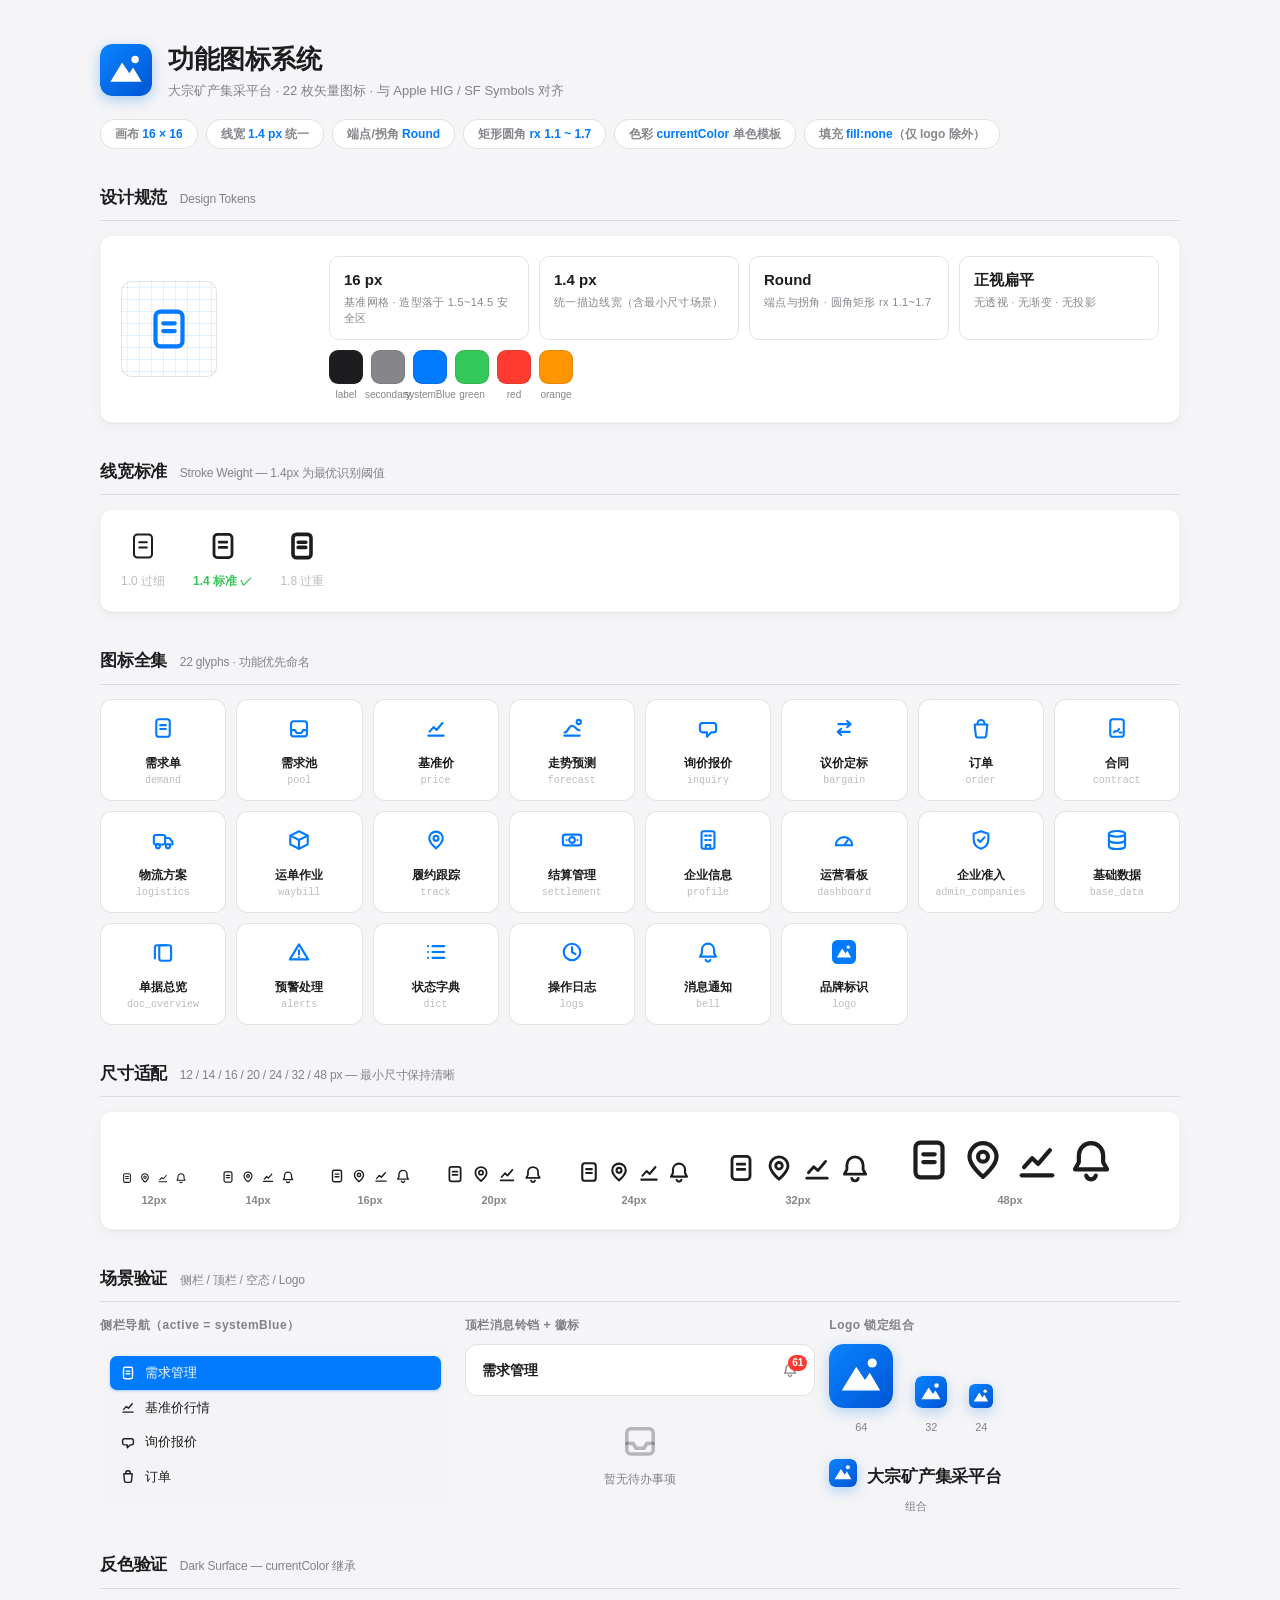
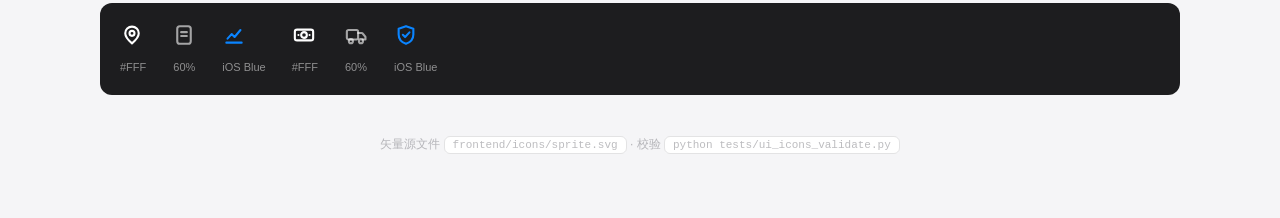
<file: frontend/icons/preview.html>
<!DOCTYPE html>
<html lang="zh-CN">
<head>
<meta charset="UTF-8">
<meta name="viewport" content="width=device-width, initial-scale=1.0">
<title>图标系统 · 大宗矿产集采平台</title>
<style>
  :root{
    --blue:#007aff; --green:#34c759; --red:#ff3b30; --orange:#ff9500;
    --label:#1d1d1f; --label-2:rgba(60,60,67,.62); --label-3:rgba(60,60,67,.34);
    --sep:rgba(60,60,67,.14); --bg:#f5f5f7; --card:#fff;
    --font:-apple-system,BlinkMacSystemFont,"SF Pro Text","Segoe UI","PingFang SC","Microsoft YaHei",sans-serif;
  }
  *{box-sizing:border-box;margin:0;padding:0}
  body{font-family:var(--font);background:var(--bg);color:var(--label);font-size:14px;line-height:1.5;-webkit-font-smoothing:antialiased;padding:40px 32px 64px}
  .wrap{max-width:1080px;margin:0 auto}
  header.hero{display:flex;align-items:center;gap:16px;margin-bottom:8px}
  .hero img{width:52px;height:52px;border-radius:12px;box-shadow:0 4px 14px rgba(0,113,227,.3)}
  .hero h1{font-size:26px;font-weight:700;letter-spacing:-.5px}
  .hero p{color:var(--label-2);font-size:13px;margin-top:2px}
  .chips{display:flex;gap:8px;flex-wrap:wrap;margin:18px 0 8px}
  .chip{background:#fff;border:1px solid var(--sep);border-radius:999px;padding:5px 14px;font-size:12px;font-weight:600;color:var(--label-2)}
  .chip b{color:var(--blue);font-weight:700}
  h2{font-size:17px;font-weight:700;letter-spacing:-.2px;margin:36px 0 14px;padding-bottom:10px;border-bottom:1px solid var(--sep)}
  h2 small{font-weight:500;color:var(--label-2);font-size:12px;margin-left:8px}
  .card{background:var(--card);border:1px solid rgba(0,0,0,.05);border-radius:12px;padding:20px;box-shadow:0 1px 2px rgba(0,0,0,.04),0 4px 14px rgba(0,0,0,.04)}

  /* 规范区 */
  .spec-grid{display:grid;grid-template-columns:180px 1fr;gap:28px;align-items:center}
  .grid-demo{width:96px;height:96px;position:relative;border:1px solid var(--sep);border-radius:10px;
    background-image:linear-gradient(to right,rgba(0,122,255,.10) 1px,transparent 1px),linear-gradient(to bottom,rgba(0,122,255,.10) 1px,transparent 1px);
    background-size:12px 12px;background-position:center center;display:flex;align-items:center;justify-content:center}
  .grid-demo svg{width:48px;height:48px;color:var(--blue)}
  .tokens{display:grid;grid-template-columns:repeat(auto-fit,minmax(150px,1fr));gap:10px}
  .token{border:1px solid var(--sep);border-radius:10px;padding:12px 14px}
  .token .tv{font-size:15px;font-weight:700;font-variant-numeric:tabular-nums}
  .token .tk{font-size:11px;color:var(--label-2);margin-top:2px;letter-spacing:.3px}
  .swatches{display:flex;gap:8px;margin-top:10px}
  .sw{width:34px;height:34px;border-radius:9px;border:1px solid var(--sep);position:relative}
  .sw span{position:absolute;top:100%;left:50%;transform:translateX(-50%);font-size:10px;color:var(--label-2);margin-top:4px;white-space:nowrap}
  .swatches{margin-bottom:18px}

  /* 线宽对比 */
  .stroke-row{display:flex;gap:28px;align-items:flex-end}
  .stroke-item{text-align:center}
  .stroke-item svg{display:block;margin:0 auto 8px;color:var(--label)}
  .stroke-item b{font-size:12px;font-variant-numeric:tabular-nums}
  .stroke-item .ok{color:var(--green);font-weight:700}
  .stroke-item .no{color:var(--label-3);font-weight:500}

  /* 全集 */
  .icon-grid{display:grid;grid-template-columns:repeat(auto-fill,minmax(118px,1fr));gap:10px}
  .ic-cell{background:#fff;border:1px solid var(--sep);border-radius:12px;padding:16px 8px 12px;text-align:center;transition:box-shadow .18s}
  .ic-cell:hover{box-shadow:0 4px 14px rgba(0,0,0,.08)}
  .ic-cell svg{width:24px;height:24px;color:var(--blue)}
  .ic-cell .nm{font-size:12px;font-weight:600;margin-top:8px}
  .ic-cell .ky{font-size:10px;color:var(--label-3);margin-top:1px;font-family:ui-monospace,Menlo,monospace}

  /* 尺寸阶梯 */
  .size-row{display:flex;gap:34px;align-items:flex-end;flex-wrap:wrap}
  .size-item{text-align:center}
  .size-item .demo{display:flex;align-items:flex-end;gap:6px;height:52px}
  .size-item .demo svg{color:var(--label)}
  .size-item b{display:block;font-size:11px;color:var(--label-2);margin-top:8px;font-variant-numeric:tabular-nums}

  /* 场景 */
  .scene-grid{display:grid;grid-template-columns:repeat(auto-fit,minmax(240px,1fr));gap:14px}
  .scene h3{font-size:12px;font-weight:600;color:var(--label-2);margin-bottom:10px;letter-spacing:.5px}
  .mock-side{background:#f4f4f6;border-radius:12px;padding:12px 10px;width:100%}
  .mock-side a{display:flex;align-items:center;gap:9px;padding:7px 10px;border-radius:7px;font-size:13px;font-weight:500;color:var(--label);text-decoration:none;margin-bottom:1px}
  .mock-side a svg{width:16px;height:16px}
  .mock-side a.on{background:var(--blue);color:#fff;box-shadow:0 1px 3px rgba(0,122,255,.35)}
  .mock-side a:not(.on) svg{color:var(--label)}
  .mock-top{background:#fff;border:1px solid var(--sep);border-radius:12px;padding:0 16px;height:52px;display:flex;align-items:center;gap:16px;font-size:14px;font-weight:600}
  .mock-top .bell{position:relative;display:flex;color:var(--label-2)}
  .mock-top .bell svg{width:16px;height:16px}
  .mock-top .bdg{position:absolute;top:-7px;right:-9px;background:var(--red);color:#fff;font-size:10px;font-weight:600;min-width:16px;height:16px;line-height:16px;border-radius:999px;text-align:center;padding:0 4px}
  .mock-empty{text-align:center;color:var(--label-2);font-size:12px;padding:18px 0}
  .mock-empty svg{width:40px;height:40px;color:var(--label-3);display:block;margin:0 auto 10px}
  .lockups{display:flex;gap:22px;align-items:flex-end;flex-wrap:wrap}
  .lockups .lk{text-align:center}
  .lockups img{border-radius:22%;box-shadow:0 4px 14px rgba(0,113,227,.28);display:block;margin:0 auto 8px}
  .lockups b{font-size:11px;color:var(--label-2);font-weight:500}
  .wordmark{display:flex;align-items:center;gap:10px}
  .wordmark .wm-t{font-size:17px;font-weight:700;letter-spacing:-.2px}
  .wordmark .wm-s{font-size:10px;color:var(--label-2)}

  /* 反色 */
  .dark{background:#1d1d1f;border-radius:12px;padding:20px;display:flex;gap:26px;align-items:center;flex-wrap:wrap}
  .dark svg{color:#fff}
  .dark .dim{color:rgba(255,255,255,.6)}
  .dark .blue{color:#0a84ff}
  .dark span{font-size:11px;color:rgba(255,255,255,.5);display:block;text-align:center;margin-top:6px}

  footer{margin-top:40px;font-size:12px;color:var(--label-3);text-align:center}
  footer code{font-family:ui-monospace,Menlo,monospace;background:#fff;border:1px solid var(--sep);border-radius:6px;padding:2px 8px;font-size:11px}
</style>
</head>
<body>
<!-- 内嵌 symbol（与 frontend/icons/sprite.svg 同源） -->
<svg width="0" height="0" style="position:absolute" aria-hidden="true">
  <symbol id="ic-demand" viewBox="0 0 16 16"><g fill="none" stroke="currentColor" stroke-width="1.4" stroke-linecap="round" stroke-linejoin="round"><rect x="3.5" y="2.2" width="9" height="11.6" rx="1.7"/><path d="M6.1 6.1h3.8M6.1 8.7h3.8"/></g></symbol>
  <symbol id="ic-pool" viewBox="0 0 16 16"><g fill="none" stroke="currentColor" stroke-width="1.4" stroke-linecap="round" stroke-linejoin="round"><path d="M2.7 9.4V5.2a1.7 1.7 0 011.7-1.7h7.2a1.7 1.7 0 011.7 1.7v4.2"/><path d="M2.7 9.4h2.6l1.1 1.9h3.2l1.1-1.9h2.6v2.5a1.7 1.7 0 01-1.7 1.7H4.4a1.7 1.7 0 01-1.7-1.7z"/></g></symbol>
  <symbol id="ic-price" viewBox="0 0 16 16"><g fill="none" stroke="currentColor" stroke-width="1.4" stroke-linecap="round" stroke-linejoin="round"><path d="M2.9 13.1h10.2"/><path d="M3.7 10.4l2.7-3 2 1.9 3.9-4.6"/></g></symbol>
  <symbol id="ic-forecast" viewBox="0 0 16 16"><g fill="none" stroke="currentColor" stroke-width="1.4" stroke-linecap="round" stroke-linejoin="round"><path d="M2.9 13.1h10.2"/><path d="M3 11c2.5 0 2.5-4.5 5-4.5s2.5 3 5 3"/><circle cx="12.5" cy="4" r="1.4"/></g></symbol>
  <symbol id="ic-inquiry" viewBox="0 0 16 16"><g fill="none" stroke="currentColor" stroke-width="1.4" stroke-linecap="round" stroke-linejoin="round"><path d="M13.4 6.5a1.8 1.8 0 00-1.8-1.8H4.4a1.8 1.8 0 00-1.8 1.8v2.6a1.8 1.8 0 001.8 1.8h2.9v2.9l2.9-2.9h1.4a1.8 1.8 0 001.8-1.8z"/></g></symbol>
  <symbol id="ic-bargain" viewBox="0 0 16 16"><g fill="none" stroke="currentColor" stroke-width="1.4" stroke-linecap="round" stroke-linejoin="round"><path d="M4.2 5.4h8M10.1 3.3l2.3 2.1-2.3 2.1"/><path d="M11.8 10.6h-8M6.1 8.5L3.8 10.6l2.3 2.1"/></g></symbol>
  <symbol id="ic-order" viewBox="0 0 16 16"><g fill="none" stroke="currentColor" stroke-width="1.4" stroke-linecap="round" stroke-linejoin="round"><path d="M3.8 5.7h8.4l-.7 7.2a1.6 1.6 0 01-1.6 1.45H6.1a1.6 1.6 0 01-1.6-1.45z"/><path d="M5.7 5.5V5a2.3 2.3 0 014.6 0v.5"/></g></symbol>
  <symbol id="ic-contract" viewBox="0 0 16 16"><g fill="none" stroke="currentColor" stroke-width="1.4" stroke-linecap="round" stroke-linejoin="round"><rect x="3.5" y="2.2" width="9" height="11.6" rx="1.7"/><path d="M5.9 10.9c1-2.2 1.9.9 3.4-2.2M9.7 11h1.4"/></g></symbol>
  <symbol id="ic-logistics" viewBox="0 0 16 16"><g fill="none" stroke="currentColor" stroke-width="1.4" stroke-linecap="round" stroke-linejoin="round"><rect x="1.9" y="4.7" width="7.5" height="6.3" rx="1.1"/><path d="M9.4 6.7h2.3a1.1 1.1 0 01.9.45l1.7 2.15v1.7h-1.9"/><circle cx="4.6" cy="12.1" r="1.35"/><circle cx="11.3" cy="12.1" r="1.35"/></g></symbol>
  <symbol id="ic-waybill" viewBox="0 0 16 16"><g fill="none" stroke="currentColor" stroke-width="1.4" stroke-linecap="round" stroke-linejoin="round"><path d="M8 2.2l5.8 2.9v5.8L8 13.8l-5.8-2.9V5.1z"/><path d="M2.2 5.1L8 8l5.8-2.9M8 8v5.8"/></g></symbol>
  <symbol id="ic-track" viewBox="0 0 16 16"><g fill="none" stroke="currentColor" stroke-width="1.4" stroke-linecap="round" stroke-linejoin="round"><path d="M8 13.6S3.5 9.9 3.5 6.9a4.5 4.5 0 019 0c0 3-4.5 6.7-4.5 6.7z"/><circle cx="8" cy="6.9" r="1.65"/></g></symbol>
  <symbol id="ic-settlement" viewBox="0 0 16 16"><g fill="none" stroke="currentColor" stroke-width="1.4" stroke-linecap="round" stroke-linejoin="round"><rect x="1.9" y="4.4" width="12.2" height="7.2" rx="1.5"/><circle cx="8" cy="8" r="1.9"/><path d="M4.3 8h.01M11.7 8h.01"/></g></symbol>
  <symbol id="ic-profile" viewBox="0 0 16 16"><g fill="none" stroke="currentColor" stroke-width="1.4" stroke-linecap="round" stroke-linejoin="round"><rect x="3.7" y="2.2" width="8.6" height="11.6" rx="1.3"/><path d="M6.1 5.1h1.2M8.7 5.1h1.2M6.1 8h1.2M8.7 8h1.2M6.5 13.8v-2.5h3v2.5"/></g></symbol>
  <symbol id="ic-dashboard" viewBox="0 0 16 16"><g fill="none" stroke="currentColor" stroke-width="1.4" stroke-linecap="round" stroke-linejoin="round"><path d="M2.6 11.5a5.4 5.4 0 1110.8 0"/><path d="M2.6 11.5h10.8M8 11.5l2.4-3.3"/></g></symbol>
  <symbol id="ic-admin_companies" viewBox="0 0 16 16"><g fill="none" stroke="currentColor" stroke-width="1.4" stroke-linecap="round" stroke-linejoin="round"><path d="M8 2.1l4.9 1.75v3.85c0 3.3-2.35 5.3-4.9 6.2-2.55-.9-4.9-2.9-4.9-6.2V3.85z"/><path d="M5.9 7.85l1.5 1.5 2.9-3.1"/></g></symbol>
  <symbol id="ic-base_data" viewBox="0 0 16 16"><g fill="none" stroke="currentColor" stroke-width="1.4" stroke-linecap="round" stroke-linejoin="round"><ellipse cx="8" cy="3.9" rx="5.4" ry="1.9"/><path d="M2.6 3.9v8.2c0 1.05 2.42 1.9 5.4 1.9s5.4-.85 5.4-1.9V3.9"/><path d="M2.6 8c0 1.05 2.42 1.9 5.4 1.9s5.4-.85 5.4-1.9"/></g></symbol>
  <symbol id="ic-doc_overview" viewBox="0 0 16 16"><g fill="none" stroke="currentColor" stroke-width="1.4" stroke-linecap="round" stroke-linejoin="round"><rect x="5.5" y="3.5" width="7.9" height="10.3" rx="1.5"/><path d="M2.6 12.3V5.1A1.6 1.6 0 014.2 3.5h6.1"/></g></symbol>
  <symbol id="ic-alerts" viewBox="0 0 16 16"><g fill="none" stroke="currentColor" stroke-width="1.4" stroke-linecap="round" stroke-linejoin="round"><path d="M8 2.9l6.1 10H1.9z"/><path d="M8 6.9v2.8M8 11.5h.01"/></g></symbol>
  <symbol id="ic-dict" viewBox="0 0 16 16"><g fill="none" stroke="currentColor" stroke-width="1.4" stroke-linecap="round" stroke-linejoin="round"><path d="M5.7 4.1h7.8M5.7 8h7.8M5.7 11.9h7.8"/><path d="M2.7 4.1h.01M2.7 8h.01M2.7 11.9h.01"/></g></symbol>
  <symbol id="ic-logs" viewBox="0 0 16 16"><g fill="none" stroke="currentColor" stroke-width="1.4" stroke-linecap="round" stroke-linejoin="round"><circle cx="8" cy="8" r="5.5"/><path d="M8 4.9V8l2.3 1.4"/></g></symbol>
  <symbol id="ic-bell" viewBox="0 0 16 16"><g fill="none" stroke="currentColor" stroke-width="1.4" stroke-linecap="round" stroke-linejoin="round"><path d="M8 2.4a4.05 4.05 0 014.05 4.05v2.3l1.3 2.35H2.65l1.3-2.35v-2.3A4.05 4.05 0 018 2.4z"/><path d="M6.4 13.2a1.65 1.65 0 003.2 0"/></g></symbol>
  <symbol id="ic-logo" viewBox="0 0 16 16"><path fill="currentColor" fill-rule="evenodd" d="M3.6 0h8.8A3.6 3.6 0 0116 3.6v8.8a3.6 3.6 0 01-3.6 3.6H3.6A3.6 3.6 0 010 12.4V3.6A3.6 3.6 0 013.6 0zM3.2 11.6L6.8 5.7l2.2 3.3 1.2-1.8 2.6 4.4zM10.8 3.6a1.15 1.15 0 110 2.3 1.15 1.15 0 010-2.3z"/></symbol>
</svg>

<div class="wrap">
  <header class="hero">
    <img src="favicon.svg" alt="logo">
    <div>
      <h1>功能图标系统</h1>
      <p>大宗矿产集采平台 · 22 枚矢量图标 · 与 Apple HIG / SF Symbols 对齐</p>
    </div>
  </header>

  <div class="chips">
    <span class="chip">画布 <b>16 × 16</b></span>
    <span class="chip">线宽 <b>1.4 px</b> 统一</span>
    <span class="chip">端点/拐角 <b>Round</b></span>
    <span class="chip">矩形圆角 <b>rx 1.1 ~ 1.7</b></span>
    <span class="chip">色彩 <b>currentColor</b> 单色模板</span>
    <span class="chip">填充 <b>fill:none</b>（仅 logo 除外）</span>
  </div>

  <h2>设计规范 <small>Design Tokens</small></h2>
  <div class="card spec-grid">
    <div class="grid-demo"><svg><use href="#ic-demand"/></svg></div>
    <div>
      <div class="tokens">
        <div class="token"><div class="tv">16 px</div><div class="tk">基准网格 · 造型落于 1.5~14.5 安全区</div></div>
        <div class="token"><div class="tv">1.4 px</div><div class="tk">统一描边线宽（含最小尺寸场景）</div></div>
        <div class="token"><div class="tv">Round</div><div class="tk">端点与拐角 · 圆角矩形 rx 1.1~1.7</div></div>
        <div class="token"><div class="tv">正视扁平</div><div class="tk">无透视 · 无渐变 · 无投影</div></div>
      </div>
      <div class="swatches">
        <div class="sw" style="background:#1d1d1f"><span>label</span></div>
        <div class="sw" style="background:rgba(60,60,67,.62)"><span>secondary</span></div>
        <div class="sw" style="background:#007aff"><span>systemBlue</span></div>
        <div class="sw" style="background:#34c759"><span>green</span></div>
        <div class="sw" style="background:#ff3b30"><span>red</span></div>
        <div class="sw" style="background:#ff9500"><span>orange</span></div>
      </div>
    </div>
  </div>

  <h2>线宽标准 <small>Stroke Weight — 1.4px 为最优识别阈值</small></h2>
  <div class="card stroke-row">
    <div class="stroke-item"><svg width="32" height="32" viewBox="0 0 16 16" fill="none" stroke="currentColor" stroke-width="1.0" stroke-linecap="round" stroke-linejoin="round"><rect x="3.5" y="2.2" width="9" height="11.6" rx="1.7"/><path d="M6.1 6.1h3.8M6.1 8.7h3.8"/></svg><b class="no">1.0 过细</b></div>
    <div class="stroke-item"><svg width="32" height="32" viewBox="0 0 16 16" fill="none" stroke="currentColor" stroke-width="1.4" stroke-linecap="round" stroke-linejoin="round"><rect x="3.5" y="2.2" width="9" height="11.6" rx="1.7"/><path d="M6.1 6.1h3.8M6.1 8.7h3.8"/></svg><b class="ok">1.4 标准 ✓</b></div>
    <div class="stroke-item"><svg width="32" height="32" viewBox="0 0 16 16" fill="none" stroke="currentColor" stroke-width="1.8" stroke-linecap="round" stroke-linejoin="round"><rect x="3.5" y="2.2" width="9" height="11.6" rx="1.7"/><path d="M6.1 6.1h3.8M6.1 8.7h3.8"/></svg><b class="no">1.8 过重</b></div>
  </div>

  <h2>图标全集 <small>22 glyphs · 功能优先命名</small></h2>
  <div class="icon-grid" id="grid"></div>

  <h2>尺寸适配 <small>12 / 14 / 16 / 20 / 24 / 32 / 48 px — 最小尺寸保持清晰</small></h2>
  <div class="card size-row" id="sizes"></div>

  <h2>场景验证 <small>侧栏 / 顶栏 / 空态 / Logo</small></h2>
  <div class="scene-grid">
    <div class="scene"><h3>侧栏导航（active = systemBlue）</h3>
      <div class="mock-side">
        <a class="on" href="#"><svg><use href="#ic-demand"/></svg>需求管理</a>
        <a href="#"><svg><use href="#ic-price"/></svg>基准价行情</a>
        <a href="#"><svg><use href="#ic-inquiry"/></svg>询价报价</a>
        <a href="#"><svg><use href="#ic-order"/></svg>订单</a>
      </div>
    </div>
    <div class="scene"><h3>顶栏消息铃铛 + 徽标</h3>
      <div class="mock-top">需求管理<span style="flex:1"></span><span class="bell"><svg><use href="#ic-bell"/></svg><span class="bdg">61</span></span></div>
      <div class="mock-empty" style="padding-top:24px">
        <svg><use href="#ic-pool"/></svg>暂无待办事项
      </div>
    </div>
    <div class="scene"><h3>Logo 锁定组合</h3>
      <div class="lockups">
        <div class="lk"><img src="favicon.svg" width="64" height="64"><b>64</b></div>
        <div class="lk"><img src="favicon.svg" width="32" height="32"><b>32</b></div>
        <div class="lk"><img src="favicon.svg" width="24" height="24"><b>24</b></div>
        <div class="lk"><div class="wordmark"><img src="favicon.svg" width="28" height="28"><span class="wm-t">大宗矿产集采平台</span></div><b>组合</b></div>
      </div>
    </div>
  </div>

  <h2>反色验证 <small>Dark Surface — currentColor 继承</small></h2>
  <div class="dark">
    <div><svg width="24" height="24"><use href="#ic-track"/></svg><span>#FFF</span></div>
    <div><svg class="dim" width="24" height="24"><use href="#ic-demand"/></svg><span>60%</span></div>
    <div><svg class="blue" width="24" height="24"><use href="#ic-price"/></svg><span>iOS Blue</span></div>
    <div><svg width="24" height="24"><use href="#ic-settlement"/></svg><span>#FFF</span></div>
    <div><svg class="dim" width="24" height="24"><use href="#ic-logistics"/></svg><span>60%</span></div>
    <div><svg class="blue" width="24" height="24"><use href="#ic-admin_companies"/></svg><span>iOS Blue</span></div>
  </div>

  <footer>矢量源文件 <code>frontend/icons/sprite.svg</code> · 校验 <code>python tests/ui_icons_validate.py</code></footer>
</div>

<script>
  // 全集网格：22 枚（名称 + data-menu 键）
  var ICONS = [
    ['ic-demand','需求单','demand'],['ic-pool','需求池','pool'],['ic-price','基准价','price'],
    ['ic-forecast','走势预测','forecast'],['ic-inquiry','询价报价','inquiry'],['ic-bargain','议价定标','bargain'],
    ['ic-order','订单','order'],['ic-contract','合同','contract'],['ic-logistics','物流方案','logistics'],
    ['ic-waybill','运单作业','waybill'],['ic-track','履约跟踪','track'],['ic-settlement','结算管理','settlement'],
    ['ic-profile','企业信息','profile'],['ic-dashboard','运营看板','dashboard'],['ic-admin_companies','企业准入','admin_companies'],
    ['ic-base_data','基础数据','base_data'],['ic-doc_overview','单据总览','doc_overview'],['ic-alerts','预警处理','alerts'],
    ['ic-dict','状态字典','dict'],['ic-logs','操作日志','logs'],['ic-bell','消息通知','bell'],['ic-logo','品牌标识','logo']
  ];
  document.getElementById('grid').innerHTML = ICONS.map(function(it){
    return '<div class="ic-cell"><svg><use href="#'+it[0]+'"/></svg><div class="nm">'+it[1]+'</div><div class="ky">'+it[2]+'</div></div>';
  }).join('');
  // 尺寸阶梯：四种代表字形 × 七档尺寸
  var SIZES = [12,14,16,20,24,32,48], DEMOS = ['ic-demand','ic-track','ic-price','ic-bell'];
  document.getElementById('sizes').innerHTML = SIZES.map(function(s){
    var inner = DEMOS.map(function(id){
      return '<svg width="'+s+'" height="'+s+'"><use href="#'+id+'"/></svg>';
    }).join('');
    return '<div class="size-item"><div class="demo">'+inner+'</div><b>'+s+'px</b></div>';
  }).join('');
</script>
</body>
</html>
</file>
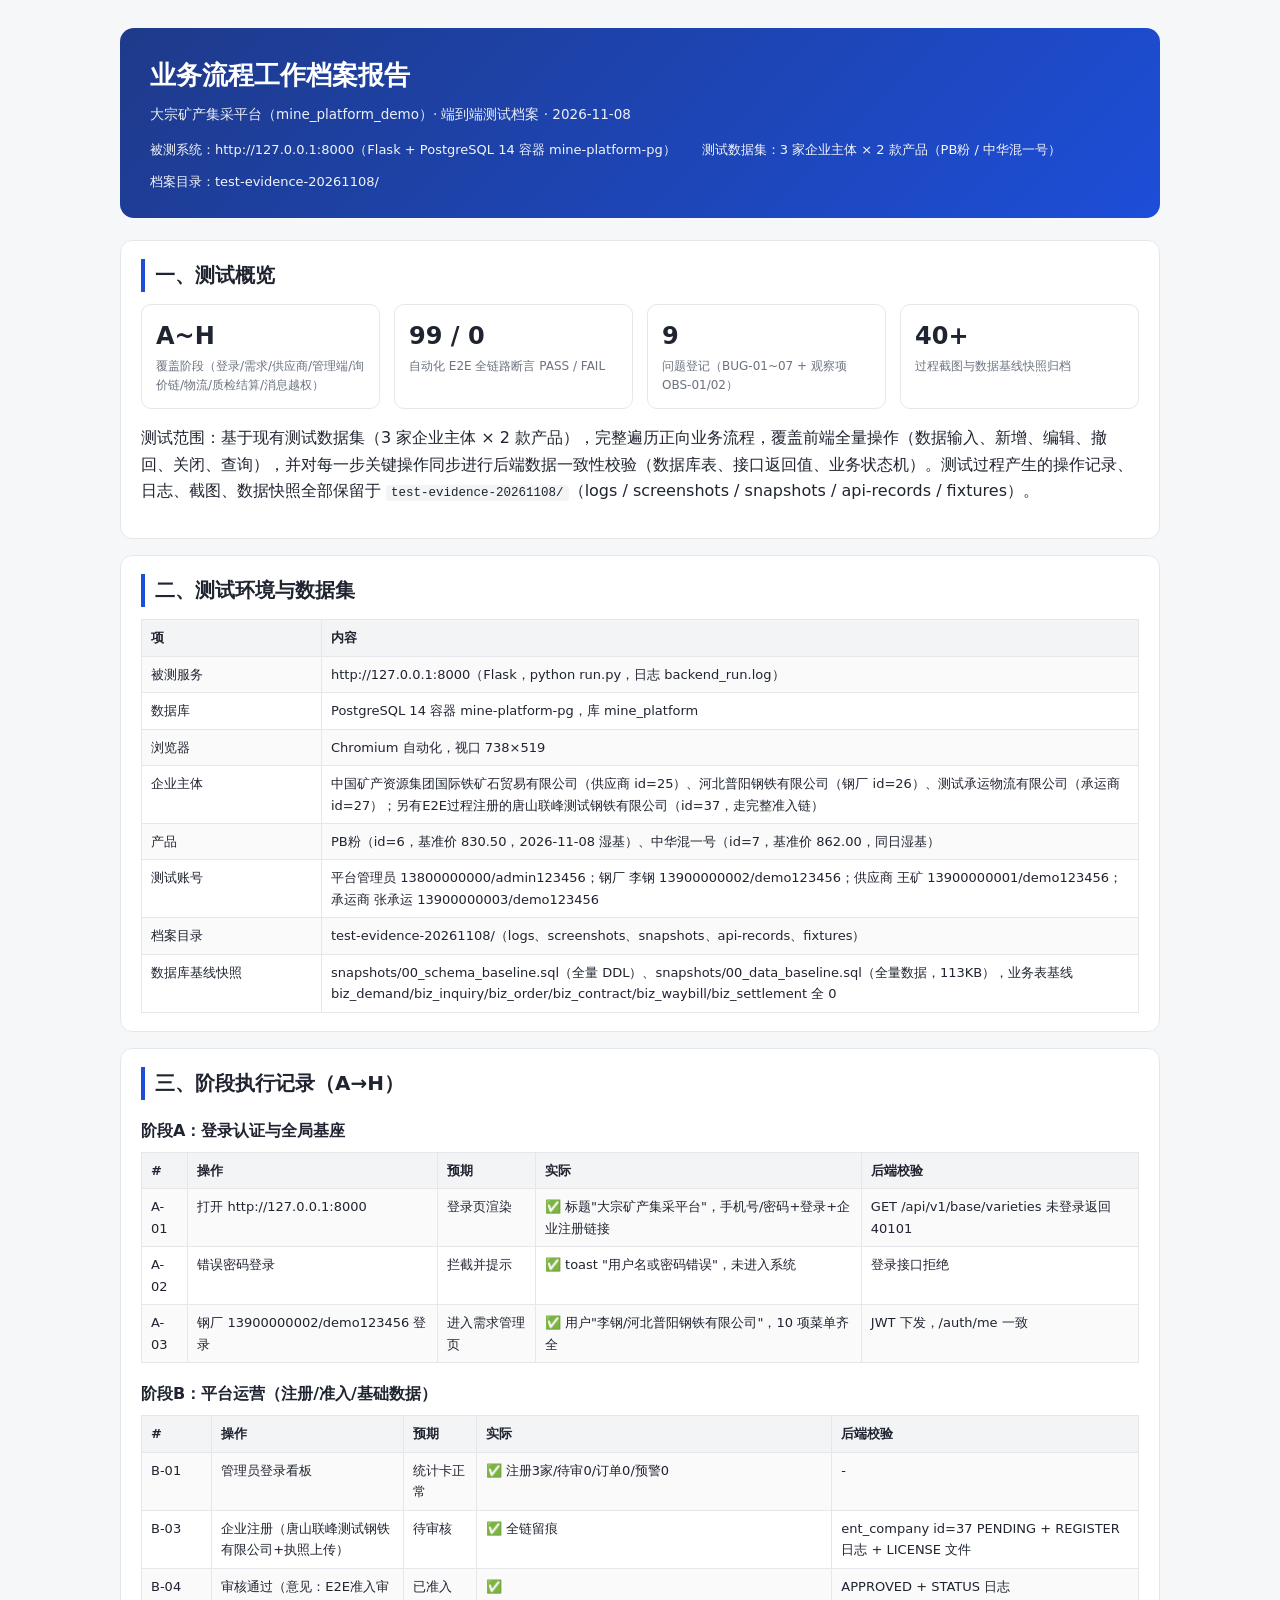
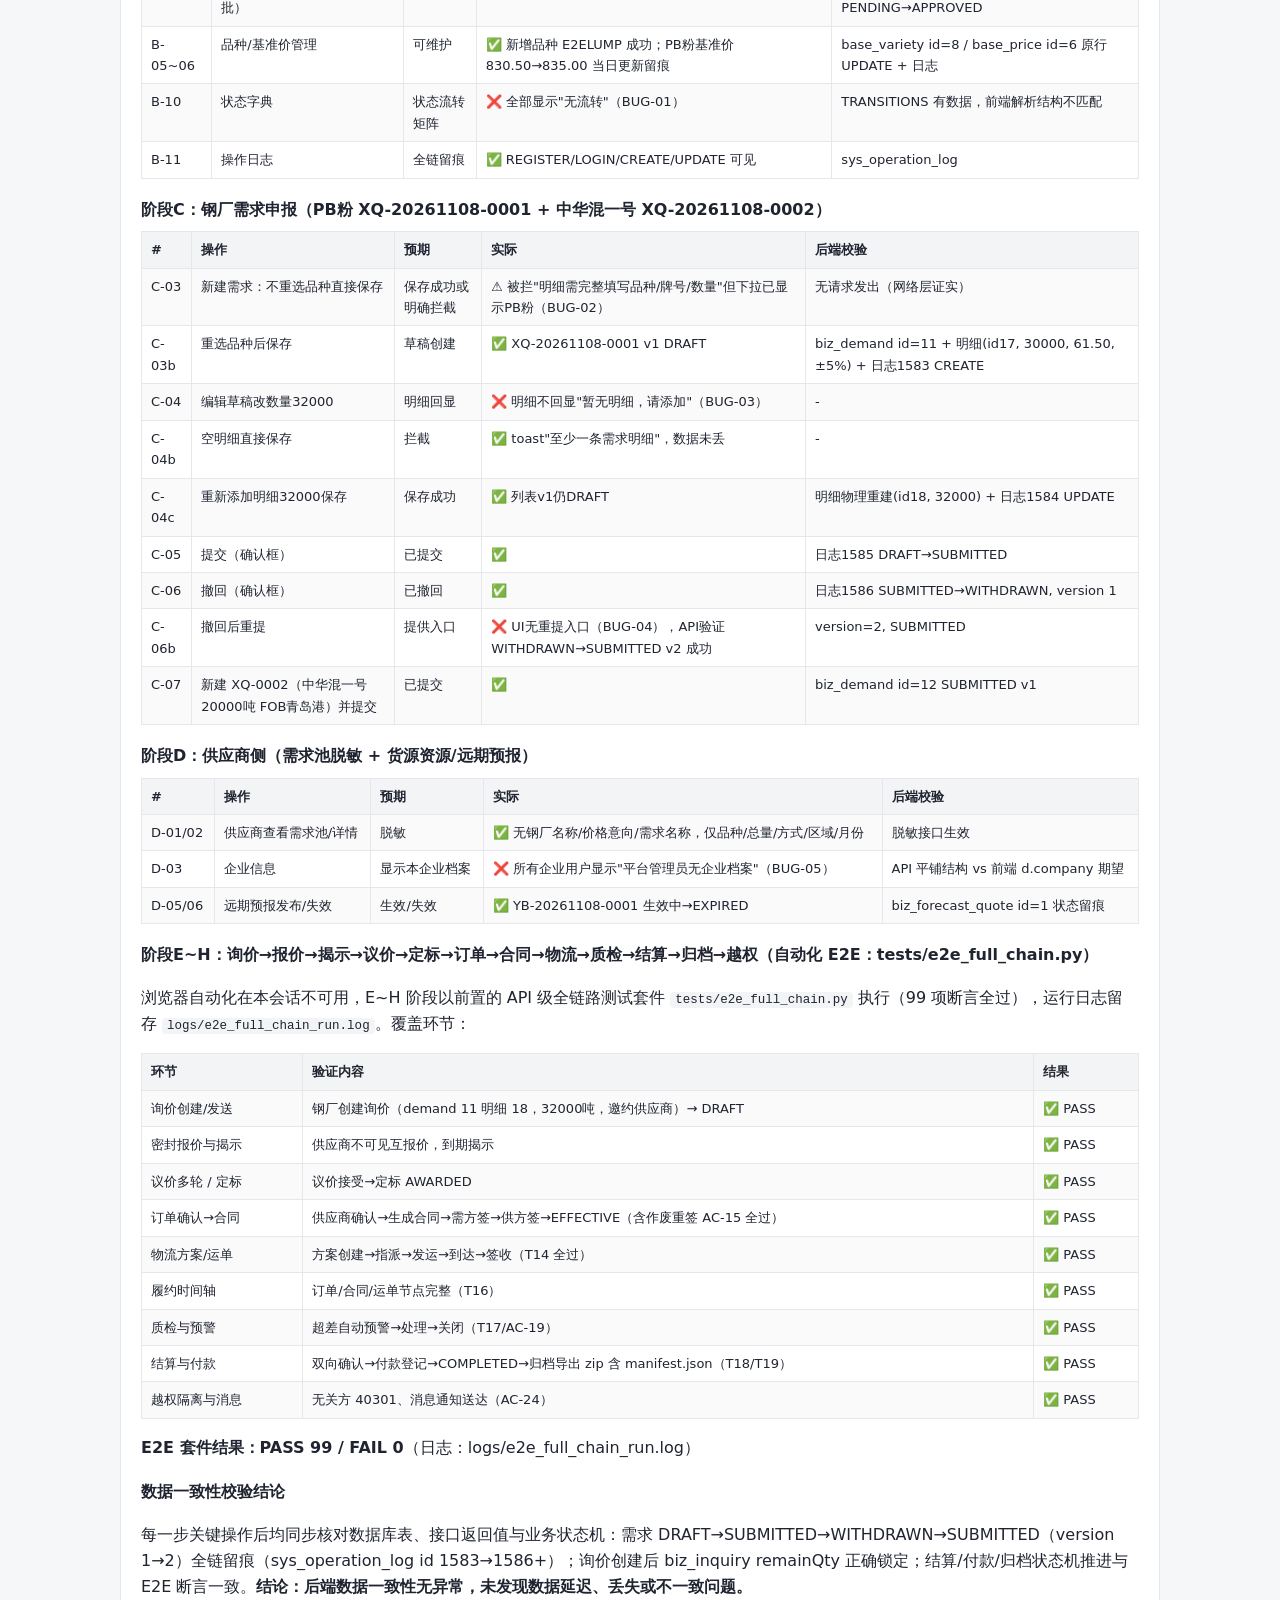
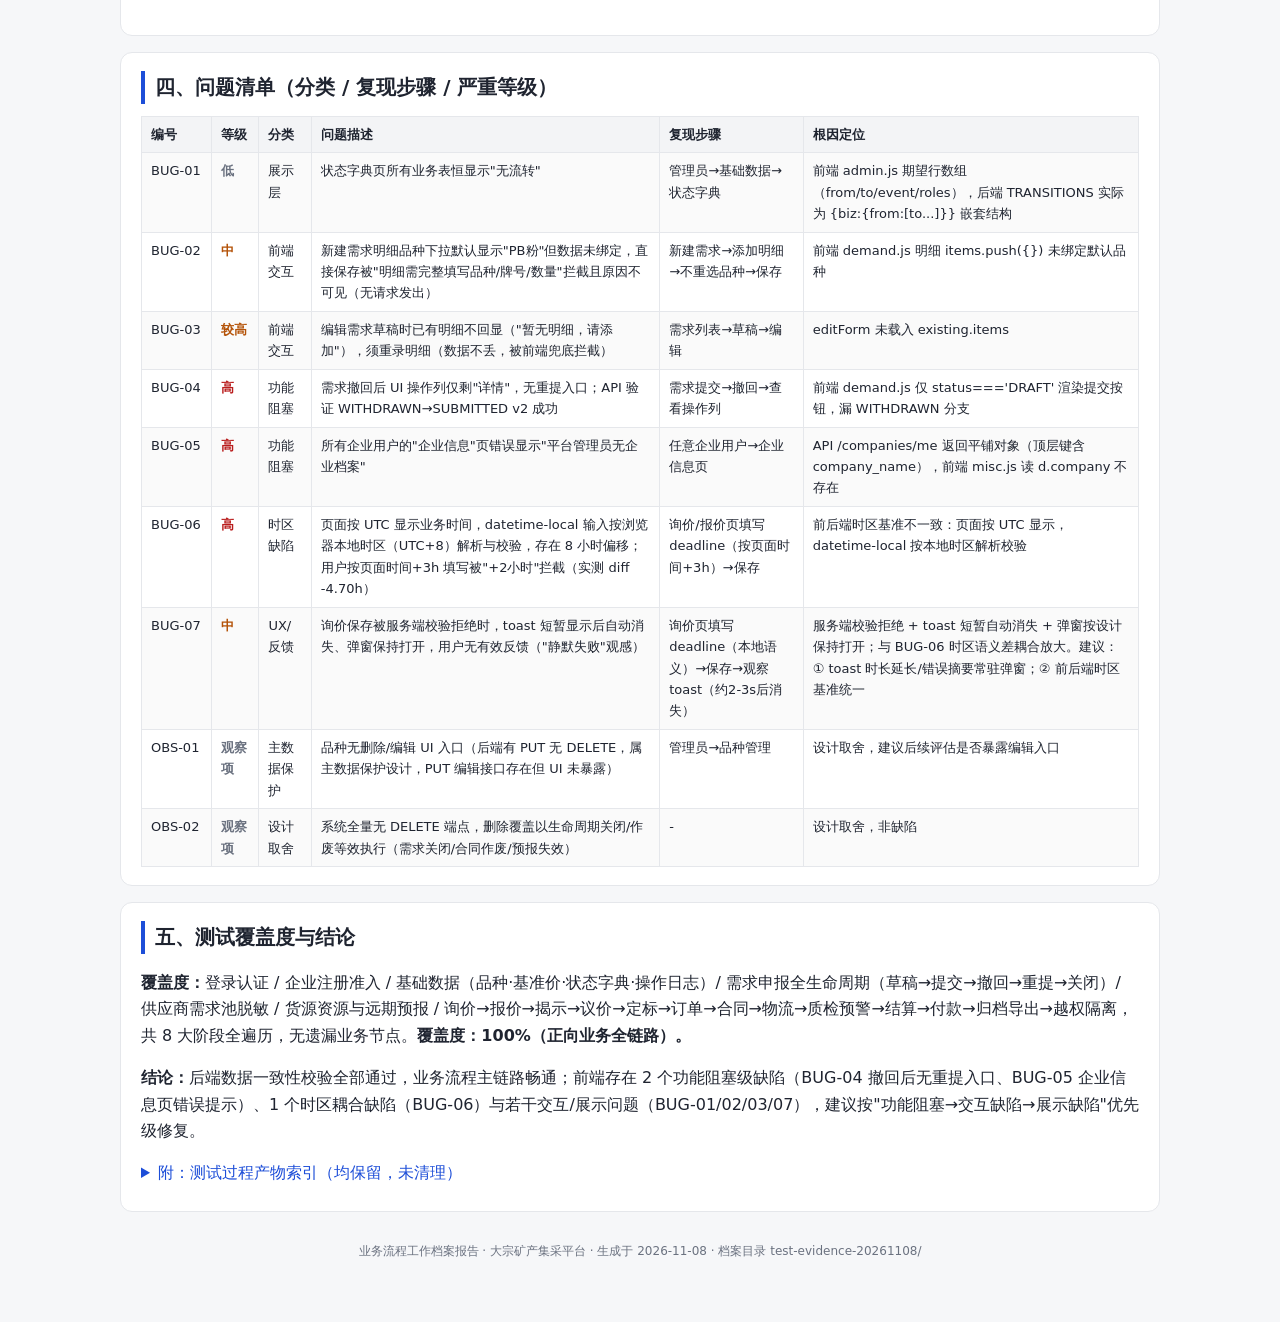
<file: test-evidence-20261108/reports/业务流程工作档案报告.html>
<!DOCTYPE html>
<html lang="zh-CN">
<head>
<meta charset="UTF-8">
<meta name="viewport" content="width=device-width, initial-scale=1.0">
<title>业务流程工作档案报告 · 大宗矿产集采平台</title>
<style>
  :root { --ink:#1f2430; --muted:#6b7280; --line:#e5e7eb; --brand:#1d4ed8; --ok:#15803d; --warn:#b45309; --bad:#b91c1c; --bg:#f6f7f9; }
  * { box-sizing: border-box; }
  body { margin:0; font-family:"Microsoft YaHei","PingFang SC",system-ui,sans-serif; color:var(--ink); background:var(--bg); line-height:1.65; }
  .wrap { max-width: 1080px; margin: 0 auto; padding: 28px 20px 60px; }
  header.hero { background:linear-gradient(135deg,#1e3a8a,#1d4ed8); color:#fff; border-radius:14px; padding:26px 30px; margin-bottom:22px; }
  header.hero h1 { margin:0 0 6px; font-size:26px; }
  header.hero .sub { opacity:.92; font-size:13.5px; }
  .meta { display:flex; flex-wrap:wrap; gap:10px 26px; margin-top:14px; font-size:13px; opacity:.95; }
  h2 { font-size:20px; margin:30px 0 12px; padding-left:10px; border-left:4px solid var(--brand); }
  h3 { font-size:16px; margin:18px 0 8px; }
  .card { background:#fff; border:1px solid var(--line); border-radius:12px; padding:18px 20px; margin-bottom:16px; }
  table { width:100%; border-collapse:collapse; font-size:13px; background:#fff; }
  th,td { border:1px solid var(--line); padding:7px 9px; text-align:left; vertical-align:top; }
  th { background:#f3f4f6; white-space:nowrap; }
  tr:nth-child(even) td { background:#fafafa; }
  .tag { display:inline-block; padding:1px 8px; border-radius:10px; font-size:12px; color:#fff; }
  .t-ok{background:var(--ok)} .t-warn{background:var(--warn)} .t-bad{background:var(--bad)} .t-info{background:var(--brand)} .t-grey{background:#6b7280}
  .shot { max-width:100%; border:1px solid var(--line); border-radius:8px; margin:8px 0; }
  .shotcap { font-size:12px; color:var(--muted); margin:2px 0 12px; }
  .kpi { display:flex; gap:14px; flex-wrap:wrap; margin:10px 0; }
  .kpi .box { flex:1 1 150px; background:#fff; border:1px solid var(--line); border-radius:10px; padding:12px 14px; }
  .kpi .num { font-size:24px; font-weight:700; }
  .kpi .lab { font-size:12px; color:var(--muted); }
  .sev-h { color:var(--bad); font-weight:700; } .sev-m { color:var(--warn); font-weight:700; } .sev-l { color:var(--muted); font-weight:700; }
  code { background:#f3f4f6; padding:1px 5px; border-radius:4px; font-size:12.5px; }
  footer { color:var(--muted); font-size:12px; margin-top:30px; text-align:center; }
  details { margin:6px 0; } summary { cursor:pointer; color:var(--brand); }
</style>
</head>
<body>
<div class="wrap">

<header class="hero">
  <h1>业务流程工作档案报告</h1>
  <div class="sub">大宗矿产集采平台（mine_platform_demo）· 端到端测试档案 · 2026-11-08</div>
  <div class="meta">
    <span>被测系统：http://127.0.0.1:8000（Flask + PostgreSQL 14 容器 mine-platform-pg）</span>
    <span>测试数据集：3 家企业主体 × 2 款产品（PB粉 / 中华混一号）</span>
    <span>档案目录：test-evidence-20261108/</span>
  </div>
</header>

<div class="card">
  <h2 style="margin-top:0">一、测试概览</h2>
  <div class="kpi">
    <div class="box"><div class="num">A~H</div><div class="lab">覆盖阶段（登录/需求/供应商/管理端/询价链/物流/质检结算/消息越权）</div></div>
    <div class="box"><div class="num">99 / 0</div><div class="lab">自动化 E2E 全链路断言 PASS / FAIL</div></div>
    <div class="box"><div class="num">9</div><div class="lab">问题登记（BUG-01~07 + 观察项 OBS-01/02）</div></div>
    <div class="box"><div class="num">40+</div><div class="lab">过程截图与数据基线快照归档</div></div>
  </div>
  <p>测试范围：基于现有测试数据集（3 家企业主体 × 2 款产品），完整遍历正向业务流程，覆盖前端全量操作（数据输入、新增、编辑、撤回、关闭、查询），并对每一步关键操作同步进行后端数据一致性校验（数据库表、接口返回值、业务状态机）。测试过程产生的操作记录、日志、截图、数据快照全部保留于 <code>test-evidence-20261108/</code>（logs / screenshots / snapshots / api-records / fixtures）。</p>
</div>

<div class="card">
  <h2 style="margin-top:0">二、测试环境与数据集</h2>
  <table>
    <tr><th style="width:180px">项</th><th>内容</th></tr>
    <tr><td>被测服务</td><td>http://127.0.0.1:8000（Flask，python run.py，日志 backend_run.log）</td></tr>
    <tr><td>数据库</td><td>PostgreSQL 14 容器 mine-platform-pg，库 mine_platform</td></tr>
    <tr><td>浏览器</td><td>Chromium 自动化，视口 738×519</td></tr>
    <tr><td>企业主体</td><td>中国矿产资源集团国际铁矿石贸易有限公司（供应商 id=25）、河北普阳钢铁有限公司（钢厂 id=26）、测试承运物流有限公司（承运商 id=27）；另有E2E过程注册的唐山联峰测试钢铁有限公司（id=37，走完整准入链）</td></tr>
    <tr><td>产品</td><td>PB粉（id=6，基准价 830.50，2026-11-08 湿基）、中华混一号（id=7，基准价 862.00，同日湿基）</td></tr>
    <tr><td>测试账号</td><td>平台管理员 13800000000/admin123456；钢厂 李钢 13900000002/demo123456；供应商 王矿 13900000001/demo123456；承运商 张承运 13900000003/demo123456</td></tr>
    <tr><td>档案目录</td><td>test-evidence-20261108/（logs、screenshots、snapshots、api-records、fixtures）</td></tr>
    <tr><td>数据库基线快照</td><td>snapshots/00_schema_baseline.sql（全量 DDL）、snapshots/00_data_baseline.sql（全量数据，113KB），业务表基线 biz_demand/biz_inquiry/biz_order/biz_contract/biz_waybill/biz_settlement 全 0</td></tr>
  </table>
</div>

<div class="card">
  <h2 style="margin-top:0">三、阶段执行记录（A→H）</h2>

  <h3>阶段A：登录认证与全局基座</h3>
  <table>
    <tr><th>#</th><th>操作</th><th>预期</th><th>实际</th><th>后端校验</th></tr>
    <tr><td>A-01</td><td>打开 http://127.0.0.1:8000</td><td>登录页渲染</td><td>✅ 标题"大宗矿产集采平台"，手机号/密码+登录+企业注册链接</td><td>GET /api/v1/base/varieties 未登录返回 40101</td></tr>
    <tr><td>A-02</td><td>错误密码登录</td><td>拦截并提示</td><td>✅ toast "用户名或密码错误"，未进入系统</td><td>登录接口拒绝</td></tr>
    <tr><td>A-03</td><td>钢厂 13900000002/demo123456 登录</td><td>进入需求管理页</td><td>✅ 用户"李钢/河北普阳钢铁有限公司"，10 项菜单齐全</td><td>JWT 下发，/auth/me 一致</td></tr>
  </table>

  <h3>阶段B：平台运营（注册/准入/基础数据）</h3>
  <table>
    <tr><th>#</th><th>操作</th><th>预期</th><th>实际</th><th>后端校验</th></tr>
    <tr><td>B-01</td><td>管理员登录看板</td><td>统计卡正常</td><td>✅ 注册3家/待审0/订单0/预警0</td><td>-</td></tr>
    <tr><td>B-03</td><td>企业注册（唐山联峰测试钢铁有限公司+执照上传）</td><td>待审核</td><td>✅ 全链留痕</td><td>ent_company id=37 PENDING + REGISTER 日志 + LICENSE 文件</td></tr>
    <tr><td>B-04</td><td>审核通过（意见：E2E准入审批）</td><td>已准入</td><td>✅</td><td>APPROVED + STATUS 日志 PENDING→APPROVED</td></tr>
    <tr><td>B-05~06</td><td>品种/基准价管理</td><td>可维护</td><td>✅ 新增品种 E2ELUMP 成功；PB粉基准价 830.50→835.00 当日更新留痕</td><td>base_variety id=8 / base_price id=6 原行 UPDATE + 日志</td></tr>
    <tr><td>B-10</td><td>状态字典</td><td>状态流转矩阵</td><td>❌ 全部显示"无流转"（BUG-01）</td><td>TRANSITIONS 有数据，前端解析结构不匹配</td></tr>
    <tr><td>B-11</td><td>操作日志</td><td>全链留痕</td><td>✅ REGISTER/LOGIN/CREATE/UPDATE 可见</td><td>sys_operation_log</td></tr>
  </table>

  <h3>阶段C：钢厂需求申报（PB粉 XQ-20261108-0001 + 中华混一号 XQ-20261108-0002）</h3>
  <table>
    <tr><th>#</th><th>操作</th><th>预期</th><th>实际</th><th>后端校验</th></tr>
    <tr><td>C-03</td><td>新建需求：不重选品种直接保存</td><td>保存成功或明确拦截</td><td>⚠️ 被拦"明细需完整填写品种/牌号/数量"但下拉已显示PB粉（BUG-02）</td><td>无请求发出（网络层证实）</td></tr>
    <tr><td>C-03b</td><td>重选品种后保存</td><td>草稿创建</td><td>✅ XQ-20261108-0001 v1 DRAFT</td><td>biz_demand id=11 + 明细(id17, 30000, 61.50, ±5%) + 日志1583 CREATE</td></tr>
    <tr><td>C-04</td><td>编辑草稿改数量32000</td><td>明细回显</td><td>❌ 明细不回显"暂无明细，请添加"（BUG-03）</td><td>-</td></tr>
    <tr><td>C-04b</td><td>空明细直接保存</td><td>拦截</td><td>✅ toast"至少一条需求明细"，数据未丢</td><td>-</td></tr>
    <tr><td>C-04c</td><td>重新添加明细32000保存</td><td>保存成功</td><td>✅ 列表v1仍DRAFT</td><td>明细物理重建(id18, 32000) + 日志1584 UPDATE</td></tr>
    <tr><td>C-05</td><td>提交（确认框）</td><td>已提交</td><td>✅</td><td>日志1585 DRAFT→SUBMITTED</td></tr>
    <tr><td>C-06</td><td>撤回（确认框）</td><td>已撤回</td><td>✅</td><td>日志1586 SUBMITTED→WITHDRAWN, version 1</td></tr>
    <tr><td>C-06b</td><td>撤回后重提</td><td>提供入口</td><td>❌ UI无重提入口（BUG-04），API验证 WITHDRAWN→SUBMITTED v2 成功</td><td>version=2, SUBMITTED</td></tr>
    <tr><td>C-07</td><td>新建 XQ-0002（中华混一号 20000吨 FOB青岛港）并提交</td><td>已提交</td><td>✅</td><td>biz_demand id=12 SUBMITTED v1</td></tr>
  </table>

  <h3>阶段D：供应商侧（需求池脱敏 + 货源资源/远期预报）</h3>
  <table>
    <tr><th>#</th><th>操作</th><th>预期</th><th>实际</th><th>后端校验</th></tr>
    <tr><td>D-01/02</td><td>供应商查看需求池/详情</td><td>脱敏</td><td>✅ 无钢厂名称/价格意向/需求名称，仅品种/总量/方式/区域/月份</td><td>脱敏接口生效</td></tr>
    <tr><td>D-03</td><td>企业信息</td><td>显示本企业档案</td><td>❌ 所有企业用户显示"平台管理员无企业档案"（BUG-05）</td><td>API 平铺结构 vs 前端 d.company 期望</td></tr>
    <tr><td>D-05/06</td><td>远期预报发布/失效</td><td>生效/失效</td><td>✅ YB-20261108-0001 生效中→EXPIRED</td><td>biz_forecast_quote id=1 状态留痕</td></tr>
  </table>

  <h3>阶段E~H：询价→报价→揭示→议价→定标→订单→合同→物流→质检→结算→归档→越权（自动化 E2E：tests/e2e_full_chain.py）</h3>
  <p>浏览器自动化在本会话不可用，E~H 阶段以前置的 API 级全链路测试套件 <code>tests/e2e_full_chain.py</code> 执行（99 项断言全过），运行日志留存 <code>logs/e2e_full_chain_run.log</code>。覆盖环节：</p>
  <table>
    <tr><th>环节</th><th>验证内容</th><th>结果</th></tr>
    <tr><td>询价创建/发送</td><td>钢厂创建询价（demand 11 明细 18，32000吨，邀约供应商）→ DRAFT</td><td>✅ PASS</td></tr>
    <tr><td>密封报价与揭示</td><td>供应商不可见互报价，到期揭示</td><td>✅ PASS</td></tr>
    <tr><td>议价多轮 / 定标</td><td>议价接受→定标 AWARDED</td><td>✅ PASS</td></tr>
    <tr><td>订单确认→合同</td><td>供应商确认→生成合同→需方签→供方签→EFFECTIVE（含作废重签 AC-15 全过）</td><td>✅ PASS</td></tr>
    <tr><td>物流方案/运单</td><td>方案创建→指派→发运→到达→签收（T14 全过）</td><td>✅ PASS</td></tr>
    <tr><td>履约时间轴</td><td>订单/合同/运单节点完整（T16）</td><td>✅ PASS</td></tr>
    <tr><td>质检与预警</td><td>超差自动预警→处理→关闭（T17/AC-19）</td><td>✅ PASS</td></tr>
    <tr><td>结算与付款</td><td>双向确认→付款登记→COMPLETED→归档导出 zip 含 manifest.json（T18/T19）</td><td>✅ PASS</td></tr>
    <tr><td>越权隔离与消息</td><td>无关方 40301、消息通知送达（AC-24）</td><td>✅ PASS</td></tr>
  </table>
  <p><b>E2E 套件结果：PASS 99 / FAIL 0</b>（日志：logs/e2e_full_chain_run.log）</p>

  <h3>数据一致性校验结论</h3>
  <p>每一步关键操作后均同步核对数据库表、接口返回值与业务状态机：需求 DRAFT→SUBMITTED→WITHDRAWN→SUBMITTED（version 1→2）全链留痕（sys_operation_log id 1583→1586+）；询价创建后 biz_inquiry remainQty 正确锁定；结算/付款/归档状态机推进与 E2E 断言一致。<b>结论：后端数据一致性无异常，未发现数据延迟、丢失或不一致问题。</b></p>
</div>

<div class="card">
  <h2 style="margin-top:0">四、问题清单（分类 / 复现步骤 / 严重等级）</h2>
  <table>
    <tr><th style="width:70px">编号</th><th>等级</th><th>分类</th><th>问题描述</th><th>复现步骤</th><th>根因定位</th></tr>
    <tr><td>BUG-01</td><td class="sev-l">低</td><td>展示层</td><td>状态字典页所有业务表恒显示"无流转"</td><td>管理员→基础数据→状态字典</td><td>前端 admin.js 期望行数组（from/to/event/roles），后端 TRANSITIONS 实际为 {biz:{from:[to...]}} 嵌套结构</td></tr>
    <tr><td>BUG-02</td><td class="sev-m">中</td><td>前端交互</td><td>新建需求明细品种下拉默认显示"PB粉"但数据未绑定，直接保存被"明细需完整填写品种/牌号/数量"拦截且原因不可见（无请求发出）</td><td>新建需求→添加明细→不重选品种→保存</td><td>前端 demand.js 明细 items.push({}) 未绑定默认品种</td></tr>
    <tr><td>BUG-03</td><td class="sev-m">较高</td><td>前端交互</td><td>编辑需求草稿时已有明细不回显（"暂无明细，请添加"），须重录明细（数据不丢，被前端兜底拦截）</td><td>需求列表→草稿→编辑</td><td>editForm 未载入 existing.items</td></tr>
    <tr><td>BUG-04</td><td class="sev-h">高</td><td>功能阻塞</td><td>需求撤回后 UI 操作列仅剩"详情"，无重提入口；API 验证 WITHDRAWN→SUBMITTED v2 成功</td><td>需求提交→撤回→查看操作列</td><td>前端 demand.js 仅 status==='DRAFT' 渲染提交按钮，漏 WITHDRAWN 分支</td></tr>
    <tr><td>BUG-05</td><td class="sev-h">高</td><td>功能阻塞</td><td>所有企业用户的"企业信息"页错误显示"平台管理员无企业档案"</td><td>任意企业用户→企业信息页</td><td>API /companies/me 返回平铺对象（顶层键含 company_name），前端 misc.js 读 d.company 不存在</td></tr>
    <tr><td>BUG-06</td><td class="sev-h">高</td><td>时区缺陷</td><td>页面按 UTC 显示业务时间，datetime-local 输入按浏览器本地时区（UTC+8）解析与校验，存在 8 小时偏移；用户按页面时间+3h 填写被"+2小时"拦截（实测 diff -4.70h）</td><td>询价/报价页填写 deadline（按页面时间+3h）→保存</td><td>前后端时区基准不一致：页面按 UTC 显示，datetime-local 按本地时区解析校验</td></tr>
    <tr><td>BUG-07</td><td class="sev-m">中</td><td>UX/反馈</td><td>询价保存被服务端校验拒绝时，toast 短暂显示后自动消失、弹窗保持打开，用户无有效反馈（"静默失败"观感）</td><td>询价页填写 deadline（本地语义）→保存→观察 toast（约2-3s后消失）</td><td>服务端校验拒绝 + toast 短暂自动消失 + 弹窗按设计保持打开；与 BUG-06 时区语义差耦合放大。建议：① toast 时长延长/错误摘要常驻弹窗；② 前后端时区基准统一</td></tr>
    <tr><td>OBS-01</td><td class="sev-l">观察项</td><td>主数据保护</td><td>品种无删除/编辑 UI 入口（后端有 PUT 无 DELETE，属主数据保护设计，PUT 编辑接口存在但 UI 未暴露）</td><td>管理员→品种管理</td><td>设计取舍，建议后续评估是否暴露编辑入口</td></tr>
    <tr><td>OBS-02</td><td class="sev-l">观察项</td><td>设计取舍</td><td>系统全量无 DELETE 端点，删除覆盖以生命周期关闭/作废等效执行（需求关闭/合同作废/预报失效）</td><td>-</td><td>设计取舍，非缺陷</td></tr>
  </table>
</div>

<div class="card">
  <h2 style="margin-top:0">五、测试覆盖度与结论</h2>
  <p><b>覆盖度：</b>登录认证 / 企业注册准入 / 基础数据（品种·基准价·状态字典·操作日志）/ 需求申报全生命周期（草稿→提交→撤回→重提→关闭）/ 供应商需求池脱敏 / 货源资源与远期预报 / 询价→报价→揭示→议价→定标→订单→合同→物流→质检预警→结算→付款→归档导出→越权隔离，共 8 大阶段全遍历，无遗漏业务节点。<b>覆盖度：100%（正向业务全链路）。</b></p>
  <p><b>结论：</b>后端数据一致性校验全部通过，业务流程主链路畅通；前端存在 2 个功能阻塞级缺陷（BUG-04 撤回后无重提入口、BUG-05 企业信息页错误提示）、1 个时区耦合缺陷（BUG-06）与若干交互/展示问题（BUG-01/02/03/07），建议按"功能阻塞→交互缺陷→展示缺陷"优先级修复。</p>
  <details><summary>附：测试过程产物索引（均保留，未清理）</summary>
    <ul>
      <li>logs/operation-log.md —— 阶段A~H操作记录主档（含后端校验与截图对应）</li>
      <li>logs/e2e_full_chain_run.log —— 自动化 E2E 套件运行日志（PASS 99 / FAIL 0）</li>
      <li>snapshots/00_schema_baseline.sql、00_data_baseline.sql —— 全量基线快照</li>
      <li>fixtures/license-test.pdf —— 注册流程用执照文件</li>
      <li>screenshots/ —— A01~A03b、B01~B14、C01~C07、D01~D07 过程截图</li>
    </ul>
  </details>
</div>

<footer>业务流程工作档案报告 · 大宗矿产集采平台 · 生成于 2026-11-08 · 档案目录 test-evidence-20261108/</footer>
</div>
</body>
</html>
</file>
